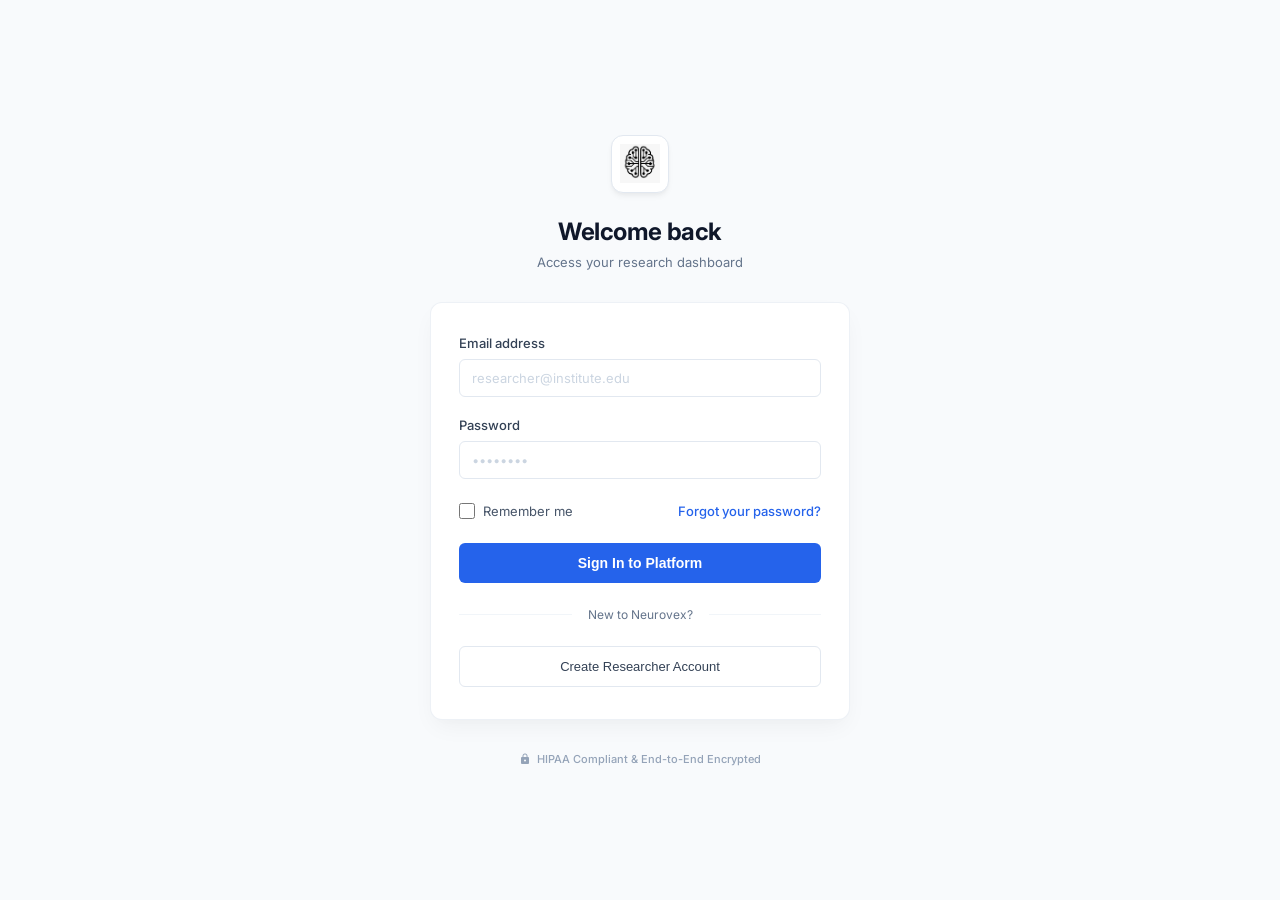
<file: frontend/login.html>
<!DOCTYPE html>
<html lang="en">

<head>
    <meta charset="UTF-8">
    <meta name="viewport" content="width=device-width, initial-scale=1.0">
    <title>Sign In | Neurovex</title>
    <link rel="preconnect" href="https://fonts.googleapis.com">
    <link rel="preconnect" href="https://fonts.gstatic.com" crossorigin>
    <link href="https://fonts.googleapis.com/css2?family=Inter:wght@400;500;600;700;800&display=swap" rel="stylesheet">
    <link href="https://fonts.googleapis.com/icon?family=Material+Icons" rel="stylesheet">
    <style>
        body {
            /* Light gray background matching the screenshot exactly */
            background-color: #f8fafc;
            display: flex;
            flex-direction: column;
            align-items: center;
            justify-content: center;
            min-height: 100vh;
            margin: 0;
            font-family: 'Inter', sans-serif;
            color: #0f172a;
        }

        .theme-toggle-fixed {
            position: absolute;
            /* Using absolute positioning connected to wrapper instead of fixed to right corner */
            top: 0;
            right: -60px;
            /* Offset from the form container */
            background: none;
            border: none;
            color: #94a3b8;
            cursor: pointer;
            padding: 8px;
            display: flex;
            align-items: center;
            justify-content: center;
            transition: color 0.2s;
        }

        .theme-toggle-fixed:hover {
            color: #64748b;
        }

        .signin-wrapper {
            display: flex;
            flex-direction: column;
            align-items: center;
            width: 100%;
            max-width: 420px;
            padding: 2rem;
            animation: fadeUp 0.6s cubic-bezier(0.16, 1, 0.3, 1);
            position: relative;
        }

        @keyframes fadeUp {
            from {
                opacity: 0;
                transform: translateY(20px);
            }

            to {
                opacity: 1;
                transform: translateY(0);
            }
        }

        .header-section {
            display: flex;
            flex-direction: column;
            align-items: center;
            width: 100%;
            position: relative;
        }

        .logo-container {
            width: 56px;
            height: 56px;
            background: white;
            border-radius: 12px;
            display: flex;
            align-items: center;
            justify-content: center;
            margin-bottom: 24px;
            border: 1px solid #e2e8f0;
            box-shadow: 0 4px 6px -1px rgba(0, 0, 0, 0.05), 0 2px 4px -1px rgba(0, 0, 0, 0.03);
            overflow: hidden;
            /* Ensure image fits nicely */
        }

        .logo-container img {
            width: 40px;
            height: 40px;
            object-fit: contain;
        }

        .welcome-text {
            font-size: 24px;
            font-weight: 700;
            color: #0f172a;
            margin: 0 0 8px 0;
            letter-spacing: -0.02em;
        }

        .subtitle {
            font-size: 13px;
            color: #64748b;
            margin: 0 0 32px 0;
            text-align: center;
        }

        .card {
            background: white;
            border-radius: 12px;
            width: 100%;
            box-shadow: 0 10px 25px -5px rgba(0, 0, 0, 0.05), 0 8px 10px -6px rgba(0, 0, 0, 0.01);
            border: 1px solid rgba(226, 232, 240, 0.6);
            padding: 32px 28px;
            box-sizing: border-box;
        }

        .form-group {
            margin-bottom: 20px;
        }

        .form-label {
            display: block;
            font-size: 13px;
            font-weight: 500;
            color: #334155;
            margin-bottom: 8px;
        }

        .form-input {
            width: 100%;
            padding: 10px 12px;
            background: #ffffff;
            border: 1px solid #e2e8f0;
            border-radius: 6px;
            font-family: inherit;
            font-size: 13px;
            color: #0f172a;
            transition: border-color 0.2s, box-shadow 0.2s;
            box-sizing: border-box;
        }

        .form-input::placeholder {
            color: #cbd5e1;
        }

        .form-input:focus {
            outline: none;
            border-color: #2563eb;
            box-shadow: 0 0 0 3px rgba(37, 99, 235, 0.1);
        }

        .form-options {
            display: flex;
            justify-content: space-between;
            align-items: center;
            margin-bottom: 24px;
            margin-top: 24px;
        }

        .checkbox-container {
            display: flex;
            align-items: center;
            gap: 8px;
            cursor: pointer;
        }

        .checkbox-input {
            width: 16px;
            height: 16px;
            border: 1px solid #cbd5e1;
            border-radius: 4px;
            cursor: pointer;
            accent-color: #2563eb;
            margin: 0;
        }

        .checkbox-label {
            font-size: 13px;
            color: #475569;
        }

        .forgot-link {
            font-size: 13px;
            color: #2563eb;
            font-weight: 500;
            text-decoration: none;
            transition: text-decoration 0.2s;
        }

        .forgot-link:hover {
            text-decoration: underline;
        }

        .btn-primary {
            width: 100%;
            padding: 12px;
            background: #2563eb;
            color: white;
            border: none;
            border-radius: 6px;
            font-weight: 600;
            font-size: 14px;
            cursor: pointer;
            transition: background 0.2s, transform 0.1s;
            display: block;
        }

        .btn-primary:active {
            transform: scale(0.99);
        }

        .btn-primary:hover {
            background: #1d4ed8;
        }

        .divider {
            display: flex;
            align-items: center;
            text-align: center;
            margin: 24px 0;
        }

        .divider::before,
        .divider::after {
            content: '';
            flex: 1;
            border-bottom: 1px solid #f1f5f9;
        }

        .divider-text {
            padding: 0 16px;
            font-size: 12px;
            color: #64748b;
        }

        .btn-outline {
            width: 100%;
            padding: 12px;
            background: white;
            color: #334155;
            border: 1px solid #e2e8f0;
            border-radius: 6px;
            font-weight: 500;
            font-size: 13px;
            cursor: pointer;
            transition: background 0.2s, border-color 0.2s;
            display: block;
        }

        .btn-outline:hover {
            background: #f8fafc;
            border-color: #cbd5e1;
        }

        .footer-compliance {
            margin-top: 32px;
            display: flex;
            align-items: center;
            justify-content: center;
            gap: 6px;
            color: #94a3b8;
            font-size: 11px;
            font-weight: 500;
        }

        .footer-compliance .material-icons {
            font-size: 12px;
        }
    </style>
</head>

<body>

    <div class="signin-wrapper">
        
        <div class="header-section">
            <div class="logo-container">
                
                <img src="./assets/images/logo.jpeg" alt="Neurovex Logo">
            </div>

            
            <button class="theme-toggle-fixed" aria-label="Toggle Theme">
                <span class="material-icons" style="font-size: 20px;">nightlight</span>
            </button>

            <h1 class="welcome-text">Welcome back</h1>
            <p class="subtitle">Access your research dashboard</p>
        </div>

        
        <div class="card">
            <form action="#">
                <div class="form-group">
                    <label for="email" class="form-label">Email address</label>
                    <input type="email" id="email" class="form-input" placeholder="researcher@institute.edu" required />
                </div>

                <div class="form-group" style="margin-bottom: 0;">
                    <label for="password" class="form-label">Password</label>
                    <input type="password" id="password" class="form-input" placeholder="••••••••" required />
                </div>

                
                <div class="form-options">
                    <label class="checkbox-container">
                        <input type="checkbox" class="checkbox-input" />
                        <span class="checkbox-label">Remember me</span>
                    </label>
                    <a href="#" class="forgot-link">Forgot your password?</a>
                </div>

                
                <!-- Login Error Text -->
                <div id="login-error" style="display: none; color: #ef4444; font-size: 13px; text-align: center; margin-bottom: 16px;">
                    Invalid credentials. Use pratik / neurovex123
                </div>

                <button type="submit" class="btn-primary"
                    onclick="handleLogin(event)">Sign In to Platform</button>

                
                <div class="divider">
                    <span class="divider-text">New to Neurovex?</span>
                </div>

                
                <button type="button" class="btn-outline" onclick="window.location.href='signup.html'">Create Researcher
                    Account</button>
            </form>
        </div>

        
        <div class="footer-compliance">
            <span class="material-icons">lock</span>
            HIPAA Compliant & End-to-End Encrypted
        </div>

    </div>

    <script>
        function handleLogin(event) {
            event.preventDefault();
            const email = document.getElementById('email').value;
            const password = document.getElementById('password').value;
            const errorDiv = document.getElementById('login-error');
            
            // Simple Auth Check
            if (email === 'pratik' && password === 'neurovex123') {
                errorDiv.style.display = 'none';
                window.location.href = 'dashboard.html';
            } else {
                errorDiv.style.display = 'block';
            }
        }
    </script>
</body>

</html>
</file>
